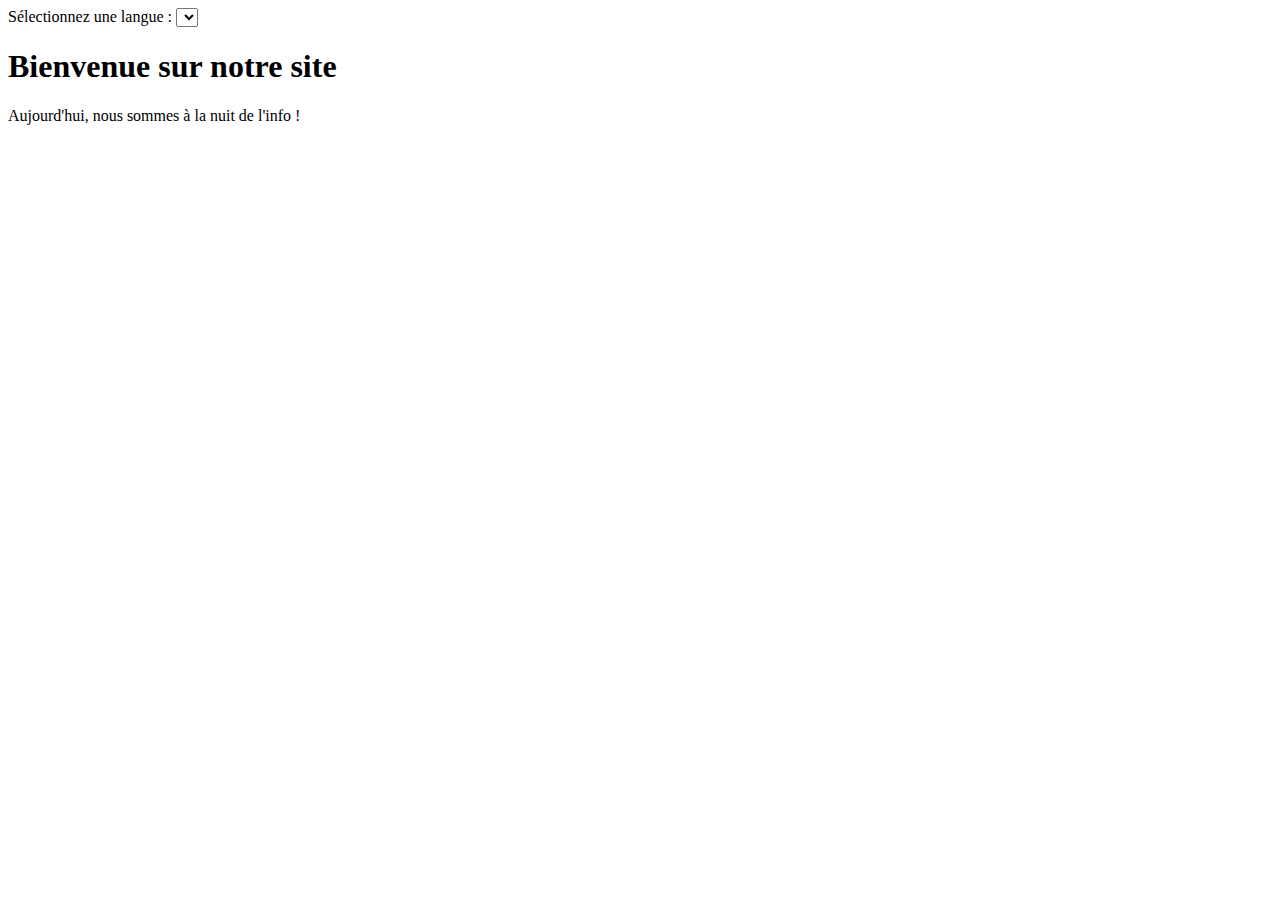
<file: Langues/index.html>
<!DOCTYPE html>
<html lang="fr">
<head>
    <meta charset="UTF-8">
    <meta name="viewport" content="width=device-width, initial-scale=1.0">
    <title>test</title>
</head>
<body>
    <label for="langues">Sélectionnez une langue :</label>
    <select id="select-languages" name="pays">
    </select>

    <h1 id="h1" >Bienvenue sur notre site</h1>
    <p id="p"> Aujourd'hui, nous sommes à la nuit de l'info !</p>
</body>
<script type="module" src="app.js"></script>
</html>
</file>
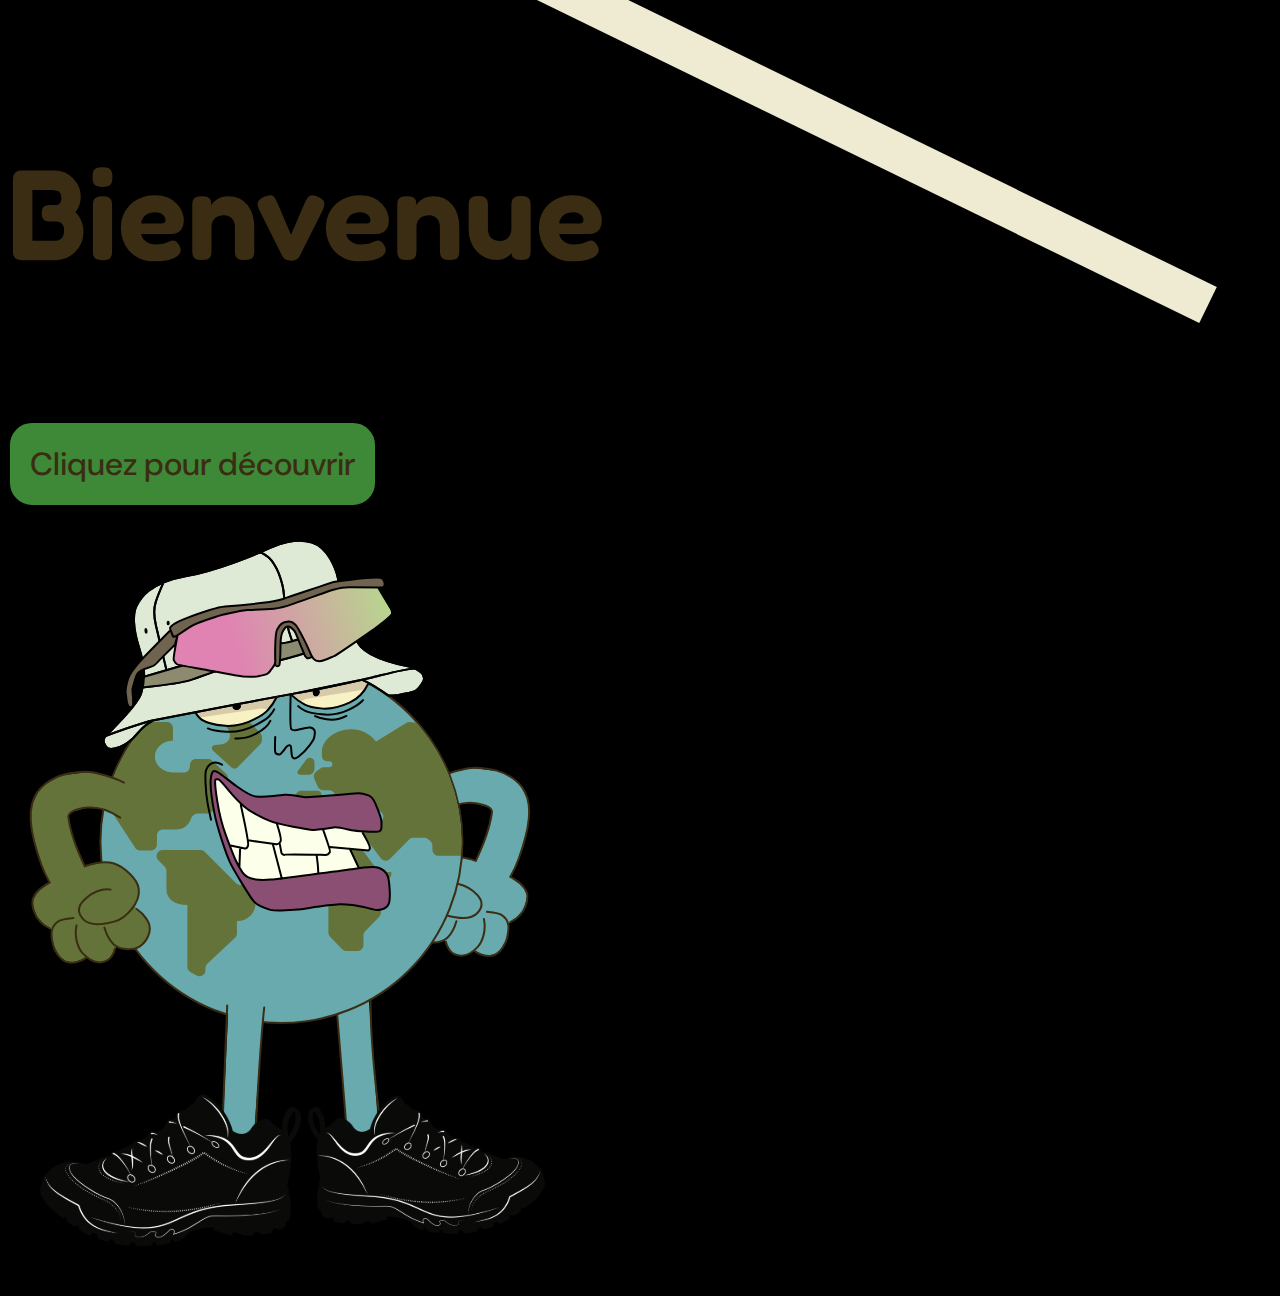
<file: Pollution.html>
<!DOCTYPE html>
<html lang="fr">
    <head>
        <meta charset="utf-8"/>
        <meta name="viewport" content="width=device-width, initial-scale=1.0, shrink-to-fit=no">
        <title>Save Dirty</title>
        <link rel="stylesheet" type="text/css" href="Pollution.css"/>

        <link rel="preconnect" href="https://fonts.googleapis.com">
        <link rel="preconnect" href="https://fonts.gstatic.com" crossorigin>
        <link href="https://fonts.googleapis.com/css2?family=DM+Sans:ital,opsz,wght@0,9..40,100;0,9..40,200;0,9..40,300;0,9..40,400;0,9..40,500;0,9..40,600;0,9..40,700;0,9..40,800;0,9..40,900;0,9..40,1000;1,9..40,100;1,9..40,200;1,9..40,300;1,9..40,400;1,9..40,500;1,9..40,600;1,9..40,700;1,9..40,800;1,9..40,900;1,9..40,1000&family=Fredoka:wght@600&family=Inter:wght@400;700;900&display=swap" rel="stylesheet">
    </head>
    <body class="layout ToujourDansLexces">

        <nav>
            <a href="">
                Langues
                <img src="Group 17.svg" alt=""/>
            </a>
            <a href="">Noël</a>
        </nav>

        <h1 class="opa">Bienvenue</h1>
        <h2 class="opa">Lorem ipsum dolores</h2>

        <a href="" class="Btn fuite opa">Cliquez pour découvrir</a>

        <img src="Dirty.svg" class="okkkk" alt=""/>

        <img id="explosion" src="explosion.gif" alt=""/>
        <script type="text/javascript" src="Ux-cachemardesque.js"></script>
        <script type="text/javascript" src="popup.js"></script>
        <script type="text/javascript" src="explosion.js"></script>
        <!-- <script type="text/javascript" src="Exces.js"></script> -->

        <script type="text/javascript" src="EndKonami.js"></script>
    </body>
</html>
</file>
<file: Pollution.css>
nav {
    background-color: #EFEBD2;
    color: #3A2D14;

    transform: rotate(26Deg);
}

.Btn {
    display: block;

    font-family: 'DM Sans', sans-serif;
    font-size: 2rem;
    font-weight: 500;
    text-decoration: none;
    color: #3A2D14;

    border-radius: 24px;
    width: fit-content;
    padding: 20px;

    border: 2px solid black;
    box-shadow: -10px 10px 0px black;

    background-color: #3E8937;
}

body {
    --BckColor : black;

    background: var(--BckColor);

    transition: 0.3s;
} 

h1 {
    --Taille : 8rem;
    
    font-size: var(--Taille);
    font-family: 'Fredoka', sans-serif;
    font-weight: 600;

    color: #3A2D14;

    transition: 0.3s;
} 

.layout {
    --Layout : left;

    text-align: var(--Layout);
}

.fuite {
    --Scale : 1;

    transform: scale(var(--Scale));
    position: relative;
    top: 0px;
    left: 0px;
    transition: 0.1s;
} 

/* .opa {
    --Opa: 1;

    opacity: var(--Opa);
}*/

#explosion {
    position: absolute;
    top: 0px;
    left: 0px;
    transform: translate(-50%, -76%);
    visibility: hidden;
}

/* .ToujourDansLexces {
    height: 1px;
    width: 1px;
    position: absolute;
    top: 0px;
    left: 0px;  
} */

.okkkk {
    --Deg : 0Deg;

    transform: rotate(var(--Deg));
    transition: 0.3s;
}
</file>
